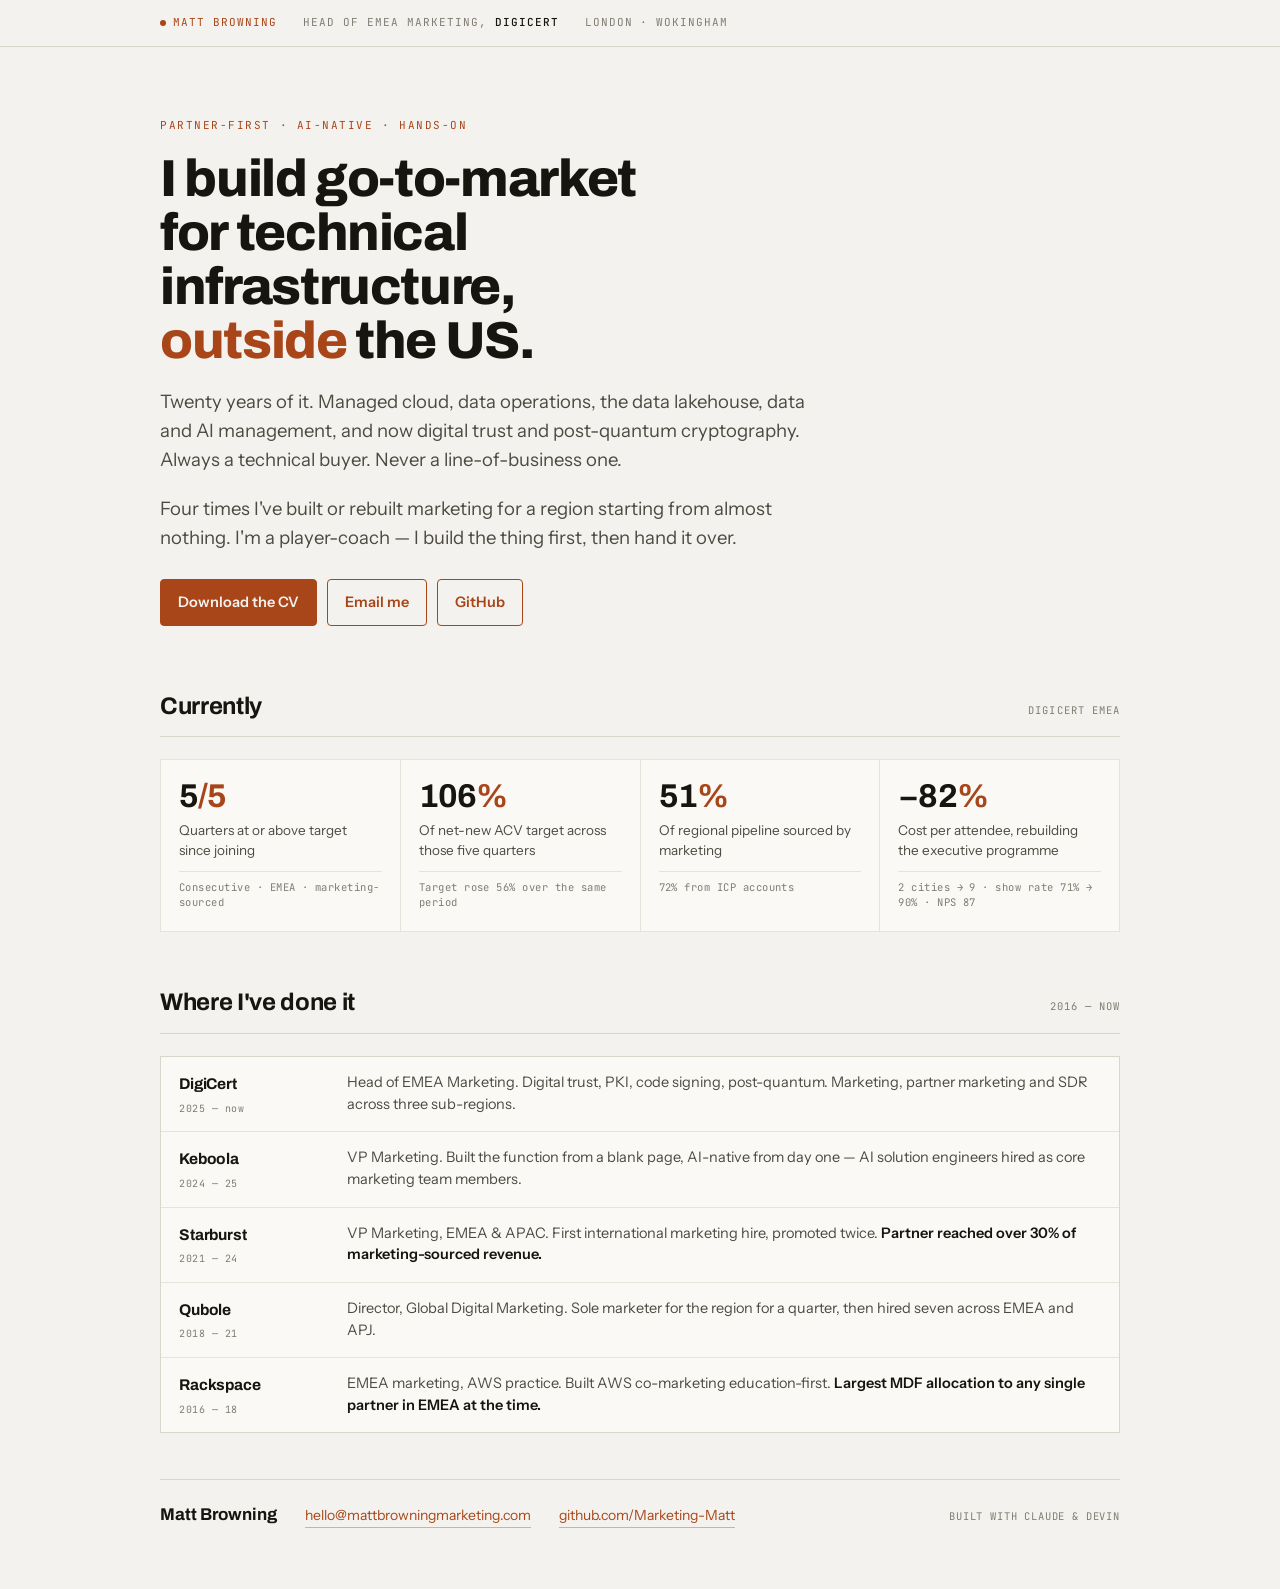
<file: index.html>
<!doctype html>
<html lang="en">
<head>
<meta charset="utf-8">
<meta name="viewport" content="width=device-width,initial-scale=1">
<title>Matt Browning</title>
<meta name="description" content="Head of EMEA Marketing at DigiCert. Partner-first, AI-native, hands-on. Twenty years taking technical infrastructure to European enterprises.">
<meta property="og:title" content="Matt Browning">
<meta property="og:description" content="Partner-first, AI-native marketing leader. Twenty years of EMEA go-to-market for technical infrastructure.">
<meta property="og:type" content="profile">
<link rel="preconnect" href="https://fonts.googleapis.com">
<link rel="preconnect" href="https://fonts.gstatic.com" crossorigin>
<link rel="stylesheet" href="https://fonts.googleapis.com/css2?family=Archivo:wght@500;600;700;800&family=Instrument+Sans:wght@400;500;600&family=JetBrains+Mono:wght@400;500;700&display=swap">
<link rel="stylesheet" href="/assets/site.css">
</head>
<body>

<div class="bar">
  <div class="wrap" style="padding-block:0">
    <div class="bar-inner">
      <span class="live"><i class="dot"></i>Matt Browning</span>
      <span>Head of EMEA Marketing, <b>DigiCert</b></span>
      <span>London · Wokingham</span>
    </div>
  </div>
</div>

<div class="wrap">

  <header class="hero home-hero">
    <div class="eyebrow">Partner-first · AI-native · Hands-on</div>
    <h1>I build go-to-market for technical infrastructure, <em>outside</em> the US.</h1>
    <p class="deck">
      Twenty years of it. Managed cloud, data operations, the data lakehouse, data and AI management, and now digital trust and post-quantum cryptography. Always a technical buyer. Never a line-of-business one.
    </p>
    <p class="deck">
      Four times I've built or rebuilt marketing for a region starting from almost nothing. I'm a player-coach — I build the thing first, then hand it over.
    </p>
    <div class="links">
      <a class="btn primary" href="/cv.pdf">Download the CV</a>
      <a class="btn ghost" href="mailto:hello@mattbrowningmarketing.com">Email me</a>
      <a class="btn ghost" href="https://github.com/Marketing-Matt">GitHub</a>
    </div>
  </header>

  <section>
    <div class="sec-head">
      <h2>Currently</h2>
      <span class="tag">DigiCert EMEA</span>
    </div>
    <div class="metrics">
      <div class="metric">
        <div class="v">5<span>/5</span></div>
        <div class="l">Quarters at or above target since joining</div>
        <div class="s">Consecutive · EMEA · marketing-sourced</div>
      </div>
      <div class="metric">
        <div class="v">106<span>%</span></div>
        <div class="l">Of net-new ACV target across those five quarters</div>
        <div class="s">Target rose 56% over the same period</div>
      </div>
      <div class="metric">
        <div class="v">51<span>%</span></div>
        <div class="l">Of regional pipeline sourced by marketing</div>
        <div class="s">72% from ICP accounts</div>
      </div>
      <div class="metric">
        <div class="v">−82<span>%</span></div>
        <div class="l">Cost per attendee, rebuilding the executive programme</div>
        <div class="s">2 cities → 9 · show rate 71% → 90% · NPS 87</div>
      </div>
    </div>
  </section>

  <section>
    <div class="sec-head">
      <h2>Where I've done it</h2>
      <span class="tag">2016 — now</span>
    </div>
    <div class="range">
      <div class="rr">
        <div class="co">DigiCert<i>2025 — now</i></div>
        <div class="d">Head of EMEA Marketing. Digital trust, PKI, code signing, post-quantum. Marketing, partner marketing and SDR across three sub-regions.</div>
      </div>
      <div class="rr">
        <div class="co">Keboola<i>2024 — 25</i></div>
        <div class="d">VP Marketing. Built the function from a blank page, AI-native from day one — AI solution engineers hired as core marketing team members.</div>
      </div>
      <div class="rr">
        <div class="co">Starburst<i>2021 — 24</i></div>
        <div class="d">VP Marketing, EMEA &amp; APAC. First international marketing hire, promoted twice. <b>Partner reached over 30% of marketing-sourced revenue.</b></div>
      </div>
      <div class="rr">
        <div class="co">Qubole<i>2018 — 21</i></div>
        <div class="d">Director, Global Digital Marketing. Sole marketer for the region for a quarter, then hired seven across EMEA and APJ.</div>
      </div>
      <div class="rr">
        <div class="co">Rackspace<i>2016 — 18</i></div>
        <div class="d">EMEA marketing, AWS practice. Built AWS co-marketing education-first. <b>Largest MDF allocation to any single partner in EMEA at the time.</b></div>
      </div>
    </div>
  </section>

  <footer class="foot">
    <span class="name">Matt Browning</span>
    <a href="mailto:hello@mattbrowningmarketing.com">hello@mattbrowningmarketing.com</a>
    <a href="https://github.com/Marketing-Matt">github.com/Marketing-Matt</a>
    <span class="mono">Built with Claude &amp; Devin</span>
  </footer>

</div>
</body>
</html>
</file>
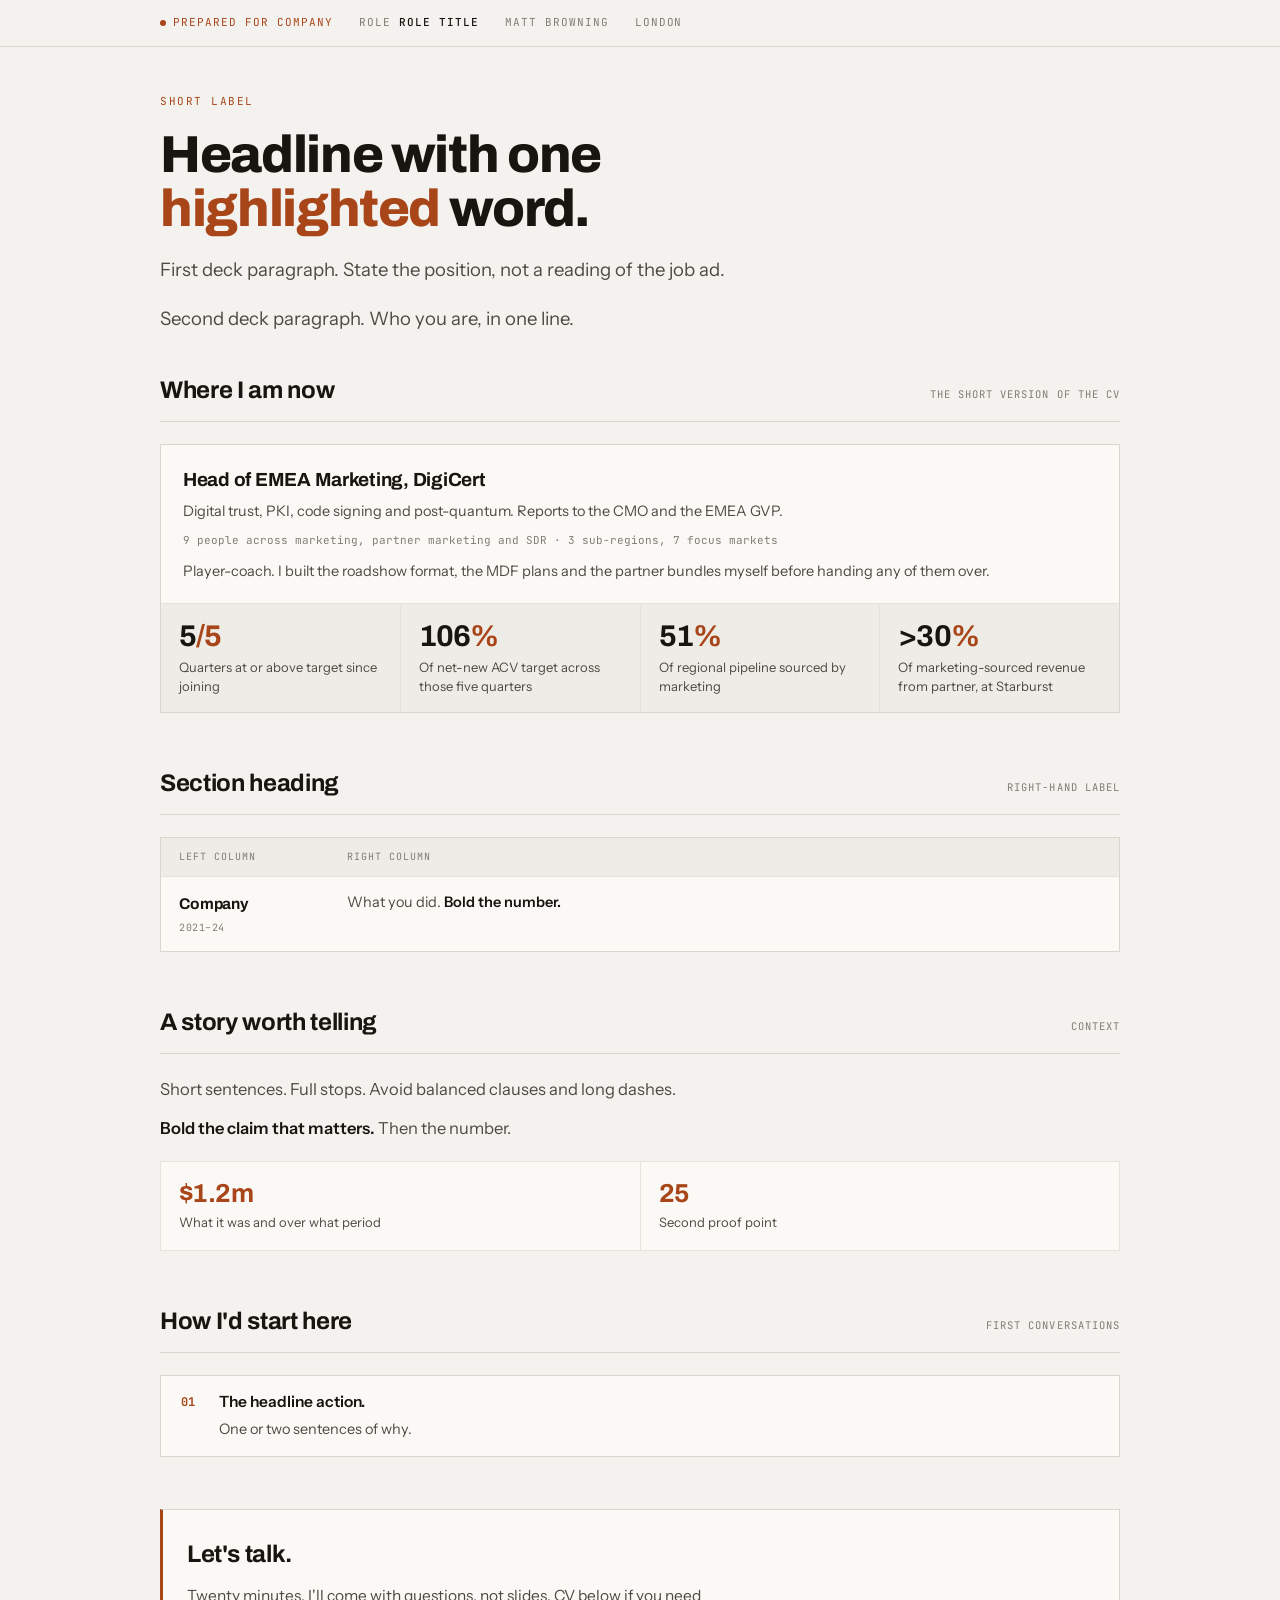
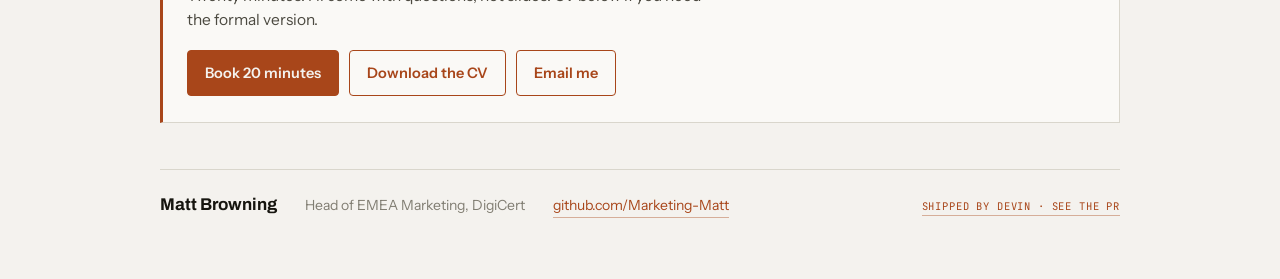
<file: _template.html>
<!doctype html>
<html lang="en">
<head>
<meta charset="utf-8">
<meta name="viewport" content="width=device-width,initial-scale=1">

<!-- ⚠️ NEVER REMOVE THIS LINE ON A ROLE PAGE -->
<meta name="robots" content="noindex, nofollow">

<title>REPLACE — short page name</title>
<meta name="description" content="REPLACE — one sentence.">
<link rel="preconnect" href="https://fonts.googleapis.com">
<link rel="preconnect" href="https://fonts.gstatic.com" crossorigin>
<link rel="stylesheet" href="https://fonts.googleapis.com/css2?family=Archivo:wght@500;600;700;800&family=Instrument+Sans:wght@400;500;600&family=JetBrains+Mono:wght@400;500;700&display=swap">
<link rel="stylesheet" href="/assets/site.css">
</head>
<body>

<!-- ======================= INSTRUMENT BAR ======================= -->
<div class="bar">
  <div class="wrap" style="padding-block:0">
    <div class="bar-inner">
      <span class="live"><i class="dot"></i>Prepared for COMPANY</span>
      <span>Role <b>ROLE TITLE</b></span>
      <span>Matt Browning</span>
      <span>London</span>
    </div>
  </div>
</div>

<div class="wrap">

  <!-- ======================= HERO ======================= -->
  <header class="hero">
    <div class="eyebrow">SHORT LABEL</div>
    <h1>Headline with one <em>highlighted</em> word.</h1>
    <p class="deck">First deck paragraph. State the position, not a reading of the job ad.</p>
    <p class="deck">Second deck paragraph. Who you are, in one line.</p>
  </header>

  <!-- ======================= WHERE I AM NOW + TILES ======================= -->
  <!-- Keep this on every role page. It's what the recruiter screens on. -->
  <section style="margin-top:38px">
    <div class="sec-head">
      <h2>Where I am now</h2>
      <span class="tag">The short version of the CV</span>
    </div>
    <div class="now">
      <div class="now-top">
        <div class="r">Head of EMEA Marketing, DigiCert</div>
        <div class="c">Digital trust, PKI, code signing and post-quantum. Reports to the CMO and the EMEA GVP.</div>
        <div class="s">9 people across marketing, partner marketing and SDR · 3 sub-regions, 7 focus markets</div>
        <div class="c" style="margin-top:11px">Player-coach. I built the roadshow format, the MDF plans and the partner bundles myself before handing any of them over.</div>
      </div>
      <div class="tiles">
        <div class="tile"><div class="v">5<span>/5</span></div><div class="l">Quarters at or above target since joining</div></div>
        <div class="tile"><div class="v">106<span>%</span></div><div class="l">Of net-new ACV target across those five quarters</div></div>
        <div class="tile"><div class="v">51<span>%</span></div><div class="l">Of regional pipeline sourced by marketing</div></div>
        <div class="tile"><div class="v">&gt;30<span>%</span></div><div class="l">Of marketing-sourced revenue from partner, at Starburst</div></div>
      </div>
    </div>
  </section>

  <!-- ======================= TABLE ======================= -->
  <section>
    <div class="sec-head"><h2>Section heading</h2><span class="tag">Right-hand label</span></div>
    <div class="range">
      <div class="rr h"><div>Left column</div><div>Right column</div></div>
      <div class="rr">
        <div class="co">Company<i>2021–24</i></div>
        <div class="d">What you did. <b>Bold the number.</b></div>
      </div>
    </div>
  </section>

  <!-- ======================= PROSE + STAT STRIP ======================= -->
  <section>
    <div class="sec-head"><h2>A story worth telling</h2><span class="tag">Context</span></div>
    <div class="prose">
      <p>Short sentences. Full stops. Avoid balanced clauses and long dashes.</p>
      <p><strong>Bold the claim that matters.</strong> Then the number.</p>
    </div>
    <div class="strip">
      <div class="st"><div class="v">$1.2m</div><div class="l">What it was and over what period</div></div>
      <div class="st"><div class="v">25</div><div class="l">Second proof point</div></div>
    </div>
  </section>

  <!-- ======================= NUMBERED LIST ======================= -->
  <section>
    <div class="sec-head"><h2>How I'd start here</h2><span class="tag">First conversations</span></div>
    <div class="apply">
      <div class="ar">
        <div class="n">01</div>
        <div class="t">The headline action.
          <span>One or two sentences of why.</span>
        </div>
      </div>
    </div>
  </section>

  <!-- ======================= CTA ======================= -->
  <div class="cta">
    <h2>Let's talk.</h2>
    <p>Twenty minutes. I'll come with questions, not slides. CV below if you need the formal version.</p>
    <div class="btns">
      <a class="btn primary" href="BOOKING_LINK">Book 20 minutes</a>
      <a class="btn ghost" href="/cv.pdf">Download the CV</a>
      <a class="btn ghost" href="mailto:hello@mattbrowningmarketing.com?subject=COMPANY">Email me</a>
    </div>
  </div>

  <!-- ======================= FOOTER ======================= -->
  <footer class="foot">
    <span class="name">Matt Browning</span>
    <span>Head of EMEA Marketing, DigiCert</span>
    <a href="https://github.com/Marketing-Matt">github.com/Marketing-Matt</a>
    <a class="mono" href="PR_LINK">Shipped by Devin · see the PR</a>
  </footer>

</div>
</body>
</html>
</file>
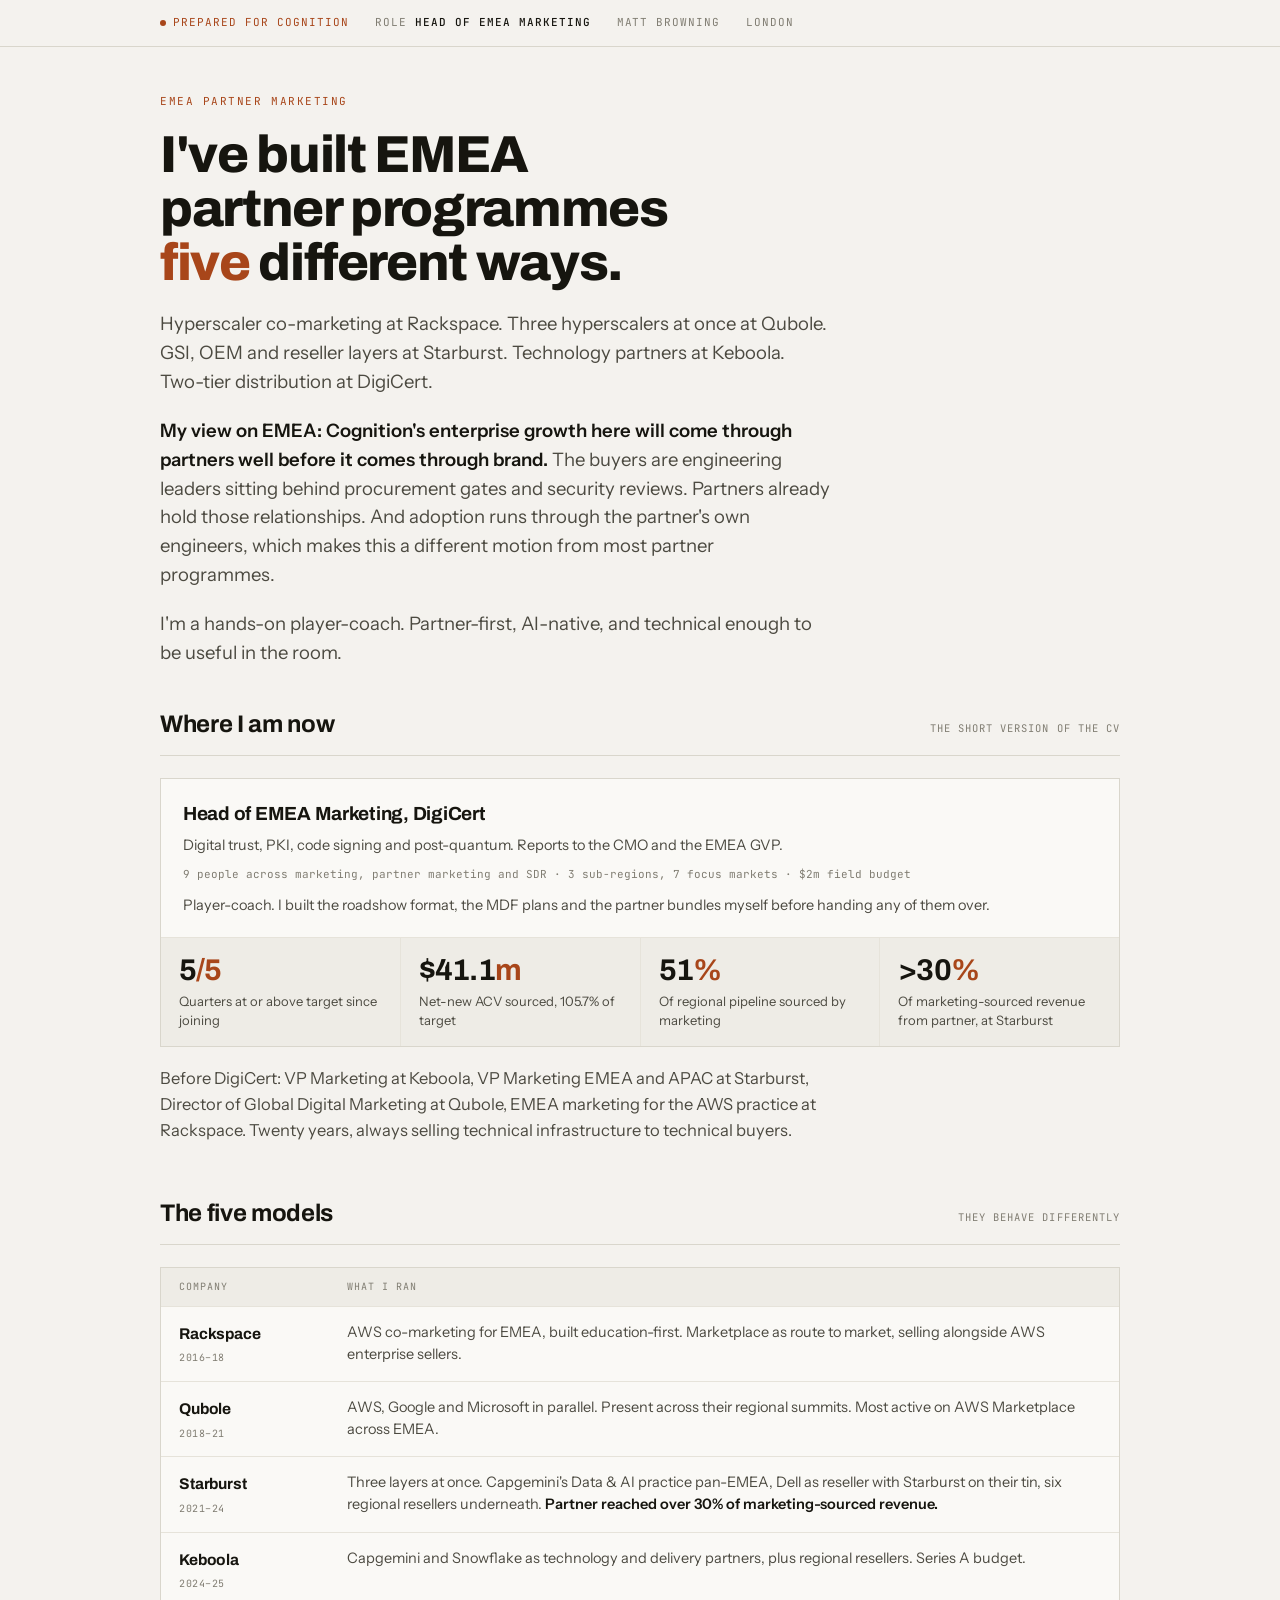
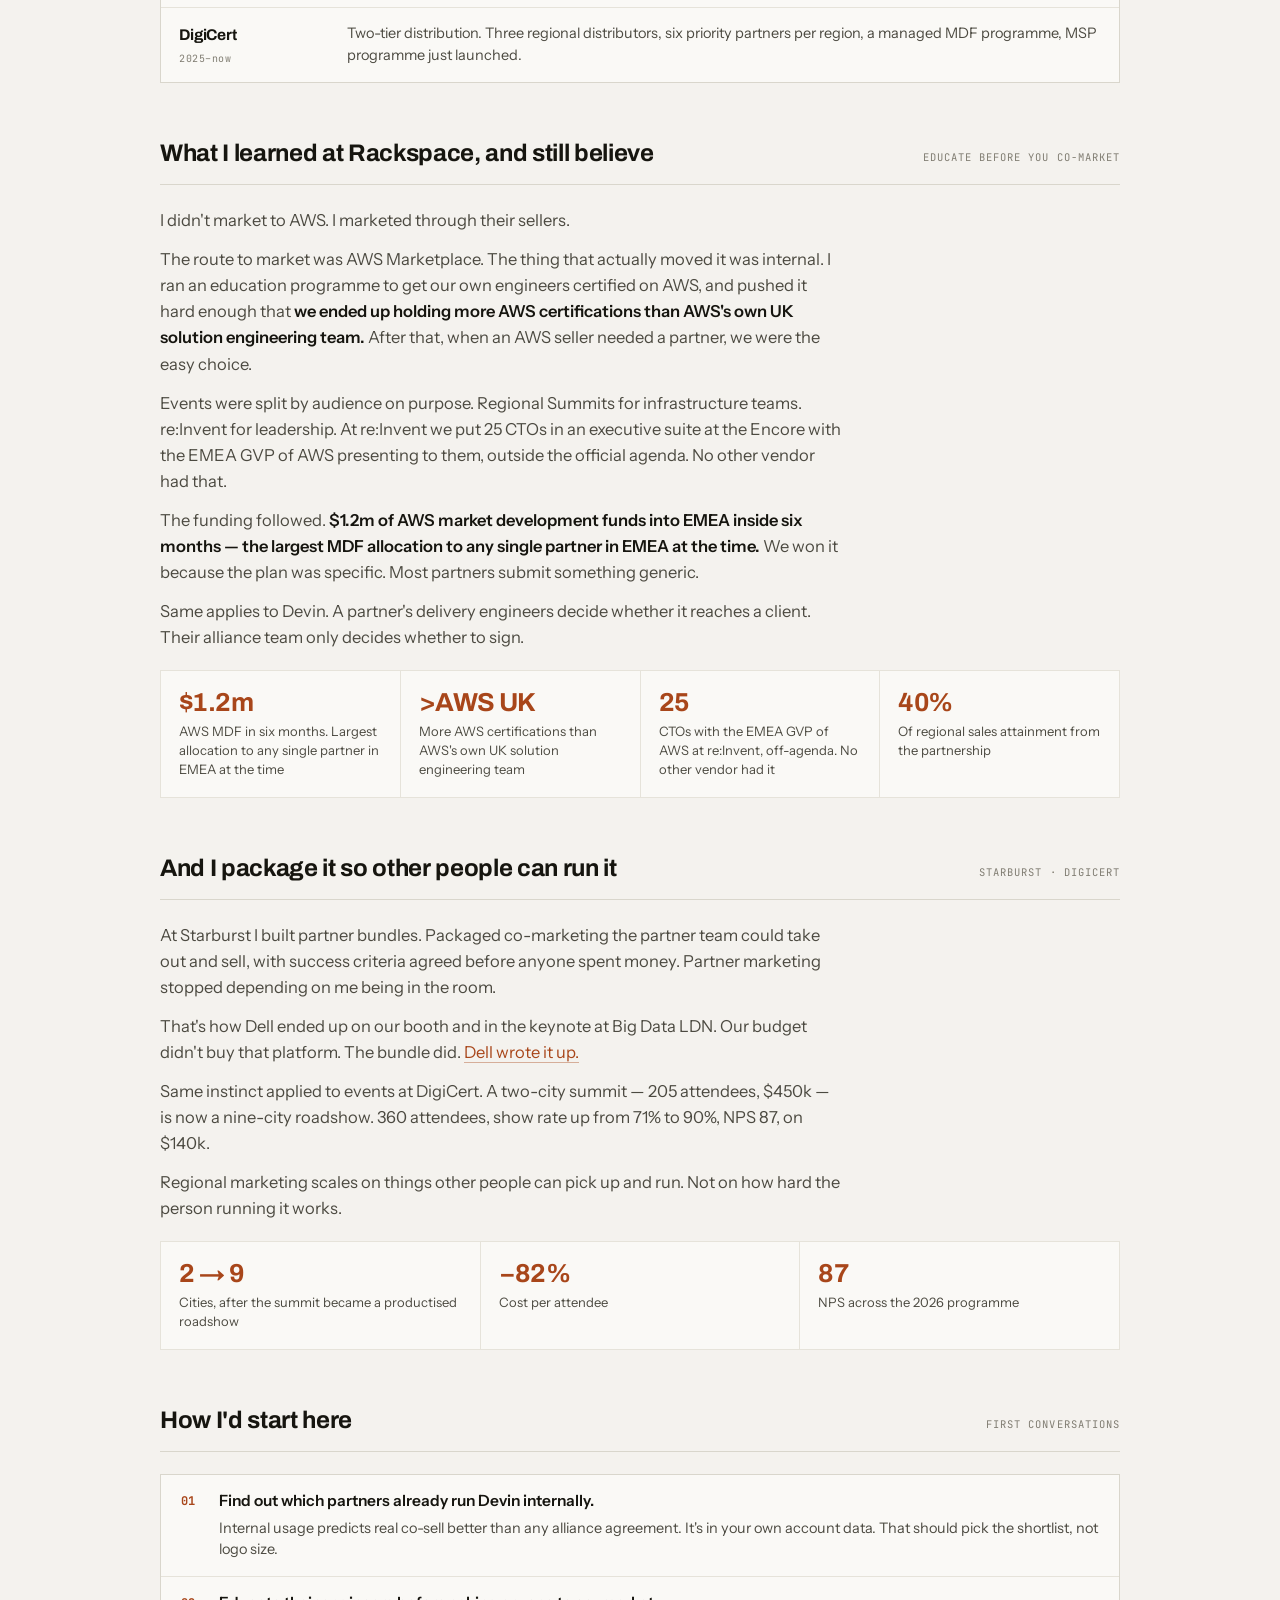
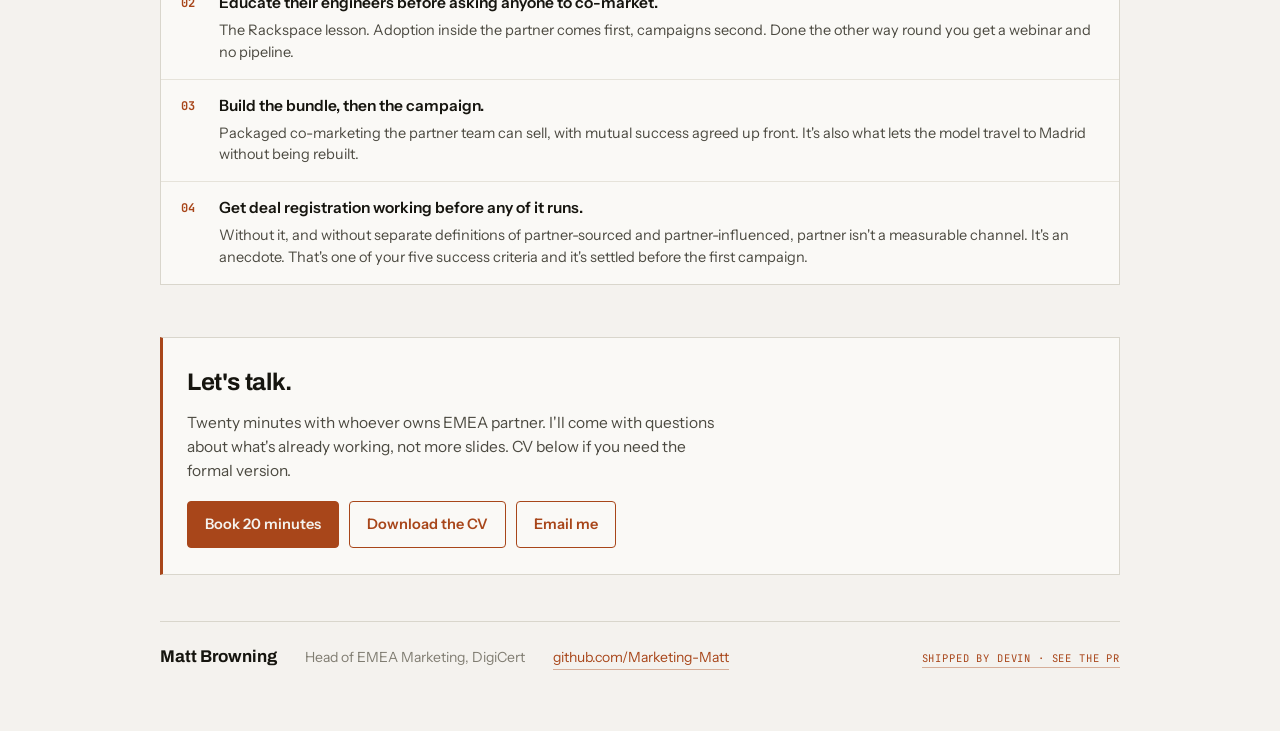
<file: cognition.html>
<!doctype html>
<!-- ============================================================
     ROLE PAGE: Cognition — Head of EMEA Marketing
     Unlisted. noindex. Do not link from the home page.
     ============================================================ -->

<html lang="en">
<head>
<meta charset="utf-8">
<meta name="viewport" content="width=device-width,initial-scale=1">
<meta name="robots" content="noindex, nofollow">
<title>Matt Browning — EMEA Partner Marketing</title>
<meta name="description" content="Five EMEA partner models built across five companies, and how I would approach partner marketing at Cognition.">
<link rel="preconnect" href="https://fonts.googleapis.com">
<link rel="preconnect" href="https://fonts.gstatic.com" crossorigin>
<link rel="stylesheet" href="https://fonts.googleapis.com/css2?family=Archivo:wght@500;600;700;800&family=Instrument+Sans:wght@400;500;600&family=JetBrains+Mono:wght@400;500;700&display=swap">
<link rel="stylesheet" href="/assets/site.css">
</head>
<body>
<div class="bar">
  <div class="wrap" style="padding-block:0">
    <div class="bar-inner">
      <span class="live"><i class="dot"></i>Prepared for Cognition</span>
      <span>Role <b>Head of EMEA Marketing</b></span>
      <span>Matt Browning</span>
      <span>London</span>
    </div>
  </div>
</div>

<div class="wrap">

  <header class="hero">
    <div class="eyebrow">EMEA partner marketing</div>
    <h1>I've built EMEA partner programmes <em>five</em> different ways.</h1>
    <p class="deck">
      Hyperscaler co-marketing at Rackspace. Three hyperscalers at once at Qubole. GSI, OEM and reseller layers at Starburst. Technology partners at Keboola. Two-tier distribution at DigiCert.
    </p>
    <p class="deck">
      <strong>My view on EMEA: Cognition's enterprise growth here will come through partners well before it comes through brand.</strong> The buyers are engineering leaders sitting behind procurement gates and security reviews. Partners already hold those relationships. And adoption runs through the partner's own engineers, which makes this a different motion from most partner programmes.
    </p>
    <p class="deck">
      I'm a hands-on player-coach. Partner-first, AI-native, and technical enough to be useful in the room.
    </p>
  </header>

  <section style="margin-top:38px">
    <div class="sec-head">
      <h2>Where I am now</h2>
      <span class="tag">The short version of the CV</span>
    </div>
    <div class="now">
      <div class="now-top">
        <div class="r">Head of EMEA Marketing, DigiCert</div>
        <div class="c">Digital trust, PKI, code signing and post-quantum. Reports to the CMO and the EMEA GVP.</div>
        <div class="s">9 people across marketing, partner marketing and SDR · 3 sub-regions, 7 focus markets · $2m field budget</div>
        <div class="c" style="margin-top:11px">Player-coach. I built the roadshow format, the MDF plans and the partner bundles myself before handing any of them over.</div>
      </div>
      <div class="tiles">
        <div class="tile"><div class="v">5<span>/5</span></div><div class="l">Quarters at or above target since joining</div></div>
        <div class="tile"><div class="v">$41.1<span>m</span></div><div class="l">Net-new ACV sourced, 105.7% of target</div></div>
        <div class="tile"><div class="v">51<span>%</span></div><div class="l">Of regional pipeline sourced by marketing</div></div>
        <div class="tile"><div class="v">&gt;30<span>%</span></div><div class="l">Of marketing-sourced revenue from partner, at Starburst</div></div>
      </div>
    </div>
    <div class="prose" style="margin-top:18px">
      <p>Before DigiCert: VP Marketing at Keboola, VP Marketing EMEA and APAC at Starburst, Director of Global Digital Marketing at Qubole, EMEA marketing for the AWS practice at Rackspace. Twenty years, always selling technical infrastructure to technical buyers.</p>
    </div>
  </section>

  <section>
    <div class="sec-head">
      <h2>The five models</h2>
      <span class="tag">They behave differently</span>
    </div>
    <div class="range">
      <div class="rr h"><div>Company</div><div>What I ran</div></div>
      <div class="rr">
        <div class="co">Rackspace<i>2016–18</i></div>
        <div class="d">AWS co-marketing for EMEA, built education-first. Marketplace as route to market, selling alongside AWS enterprise sellers.</div>
      </div>
      <div class="rr">
        <div class="co">Qubole<i>2018–21</i></div>
        <div class="d">AWS, Google and Microsoft in parallel. Present across their regional summits. Most active on AWS Marketplace across EMEA.</div>
      </div>
      <div class="rr">
        <div class="co">Starburst<i>2021–24</i></div>
        <div class="d">Three layers at once. Capgemini's Data &amp; AI practice pan-EMEA, Dell as reseller with Starburst on their tin, six regional resellers underneath. <b>Partner reached over 30% of marketing-sourced revenue.</b></div>
      </div>
      <div class="rr">
        <div class="co">Keboola<i>2024–25</i></div>
        <div class="d">Capgemini and Snowflake as technology and delivery partners, plus regional resellers. Series A budget.</div>
      </div>
      <div class="rr">
        <div class="co">DigiCert<i>2025–now</i></div>
        <div class="d">Two-tier distribution. Three regional distributors, six priority partners per region, a managed MDF programme, MSP programme just launched.</div>
      </div>
    </div>
  </section>

  <section>
    <div class="sec-head">
      <h2>What I learned at Rackspace, and still believe</h2>
      <span class="tag">Educate before you co-market</span>
    </div>
    <div class="prose">
      <p>I didn't market to AWS. I marketed through their sellers.</p>
      <p>The route to market was AWS Marketplace. The thing that actually moved it was internal. I ran an education programme to get our own engineers certified on AWS, and pushed it hard enough that <strong>we ended up holding more AWS certifications than AWS's own UK solution engineering team.</strong> After that, when an AWS seller needed a partner, we were the easy choice.</p>
      <p>Events were split by audience on purpose. Regional Summits for infrastructure teams. re:Invent for leadership. At re:Invent we put 25 CTOs in an executive suite at the Encore with the EMEA GVP of AWS presenting to them, outside the official agenda. No other vendor had that.</p>
      <p>The funding followed. <strong>$1.2m of AWS market development funds into EMEA inside six months — the largest MDF allocation to any single partner in EMEA at the time.</strong> We won it because the plan was specific. Most partners submit something generic.</p>
      <p>Same applies to Devin. A partner's delivery engineers decide whether it reaches a client. Their alliance team only decides whether to sign.</p>
    </div>
    <div class="strip">
      <div class="st"><div class="v">$1.2m</div><div class="l">AWS MDF in six months. Largest allocation to any single partner in EMEA at the time</div></div>
      <div class="st"><div class="v">&gt;AWS UK</div><div class="l">More AWS certifications than AWS's own UK solution engineering team</div></div>
      <div class="st"><div class="v">25</div><div class="l">CTOs with the EMEA GVP of AWS at re:Invent, off-agenda. No other vendor had it</div></div>
      <div class="st"><div class="v">40%</div><div class="l">Of regional sales attainment from the partnership</div></div>
    </div>
  </section>

  <section>
    <div class="sec-head">
      <h2>And I package it so other people can run it</h2>
      <span class="tag">Starburst · DigiCert</span>
    </div>
    <div class="prose">
      <p>At Starburst I built partner bundles. Packaged co-marketing the partner team could take out and sell, with success criteria agreed before anyone spent money. Partner marketing stopped depending on me being in the room.</p>
      <p>That's how Dell ended up on our booth and in the keynote at Big Data LDN. Our budget didn't buy that platform. The bundle did. <a href="https://www.dell.com/en-gb/blog/big-data-ldn-data-is-the-fuel-for-ai-innovation/">Dell wrote it up.</a></p>
      <p>Same instinct applied to events at DigiCert. A two-city summit — 205 attendees, $450k — is now a nine-city roadshow. 360 attendees, show rate up from 71% to 90%, NPS 87, on $140k.</p>
      <p>Regional marketing scales on things other people can pick up and run. Not on how hard the person running it works.</p>
    </div>
    <div class="strip">
      <div class="st"><div class="v">2 → 9</div><div class="l">Cities, after the summit became a productised roadshow</div></div>
      <div class="st"><div class="v">−82%</div><div class="l">Cost per attendee</div></div>
      <div class="st"><div class="v">87</div><div class="l">NPS across the 2026 programme</div></div>
    </div>
  </section>

  <section>
    <div class="sec-head">
      <h2>How I'd start here</h2>
      <span class="tag">First conversations</span>
    </div>
    <div class="apply">
      <div class="ar">
        <div class="n">01</div>
        <div class="t">Find out which partners already run Devin internally.
          <span>Internal usage predicts real co-sell better than any alliance agreement. It's in your own account data. That should pick the shortlist, not logo size.</span>
        </div>
      </div>
      <div class="ar">
        <div class="n">02</div>
        <div class="t">Educate their engineers before asking anyone to co-market.
          <span>The Rackspace lesson. Adoption inside the partner comes first, campaigns second. Done the other way round you get a webinar and no pipeline.</span>
        </div>
      </div>
      <div class="ar">
        <div class="n">03</div>
        <div class="t">Build the bundle, then the campaign.
          <span>Packaged co-marketing the partner team can sell, with mutual success agreed up front. It's also what lets the model travel to Madrid without being rebuilt.</span>
        </div>
      </div>
      <div class="ar">
        <div class="n">04</div>
        <div class="t">Get deal registration working before any of it runs.
          <span>Without it, and without separate definitions of partner-sourced and partner-influenced, partner isn't a measurable channel. It's an anecdote. That's one of your five success criteria and it's settled before the first campaign.</span>
        </div>
      </div>
    </div>
  </section>

  <div class="cta">
    <h2>Let's talk.</h2>
    <p>Twenty minutes with whoever owns EMEA partner. I'll come with questions about what's already working, not more slides. CV below if you need the formal version.</p>
    <div class="btns">
      <a class="btn primary" href="BOOKING_LINK_HERE">Book 20 minutes</a>
      <a class="btn ghost" href="CV_LINK_HERE">Download the CV</a>
      <a class="btn ghost" href="mailto:hello@mattbrowningmarketing.com?subject=Cognition%20%E2%80%94%20EMEA%20Marketing">Email me</a>
    </div>
  </div>

  <footer class="foot">
    <span class="name">Matt Browning</span>
    <span>Head of EMEA Marketing, DigiCert</span>
    <a href="https://github.com/Marketing-Matt">github.com/Marketing-Matt</a>
    <a class="mono" href="PR_LINK_HERE">Shipped by Devin · see the PR</a>
  </footer>

</div>
</body>
</html>
</file>
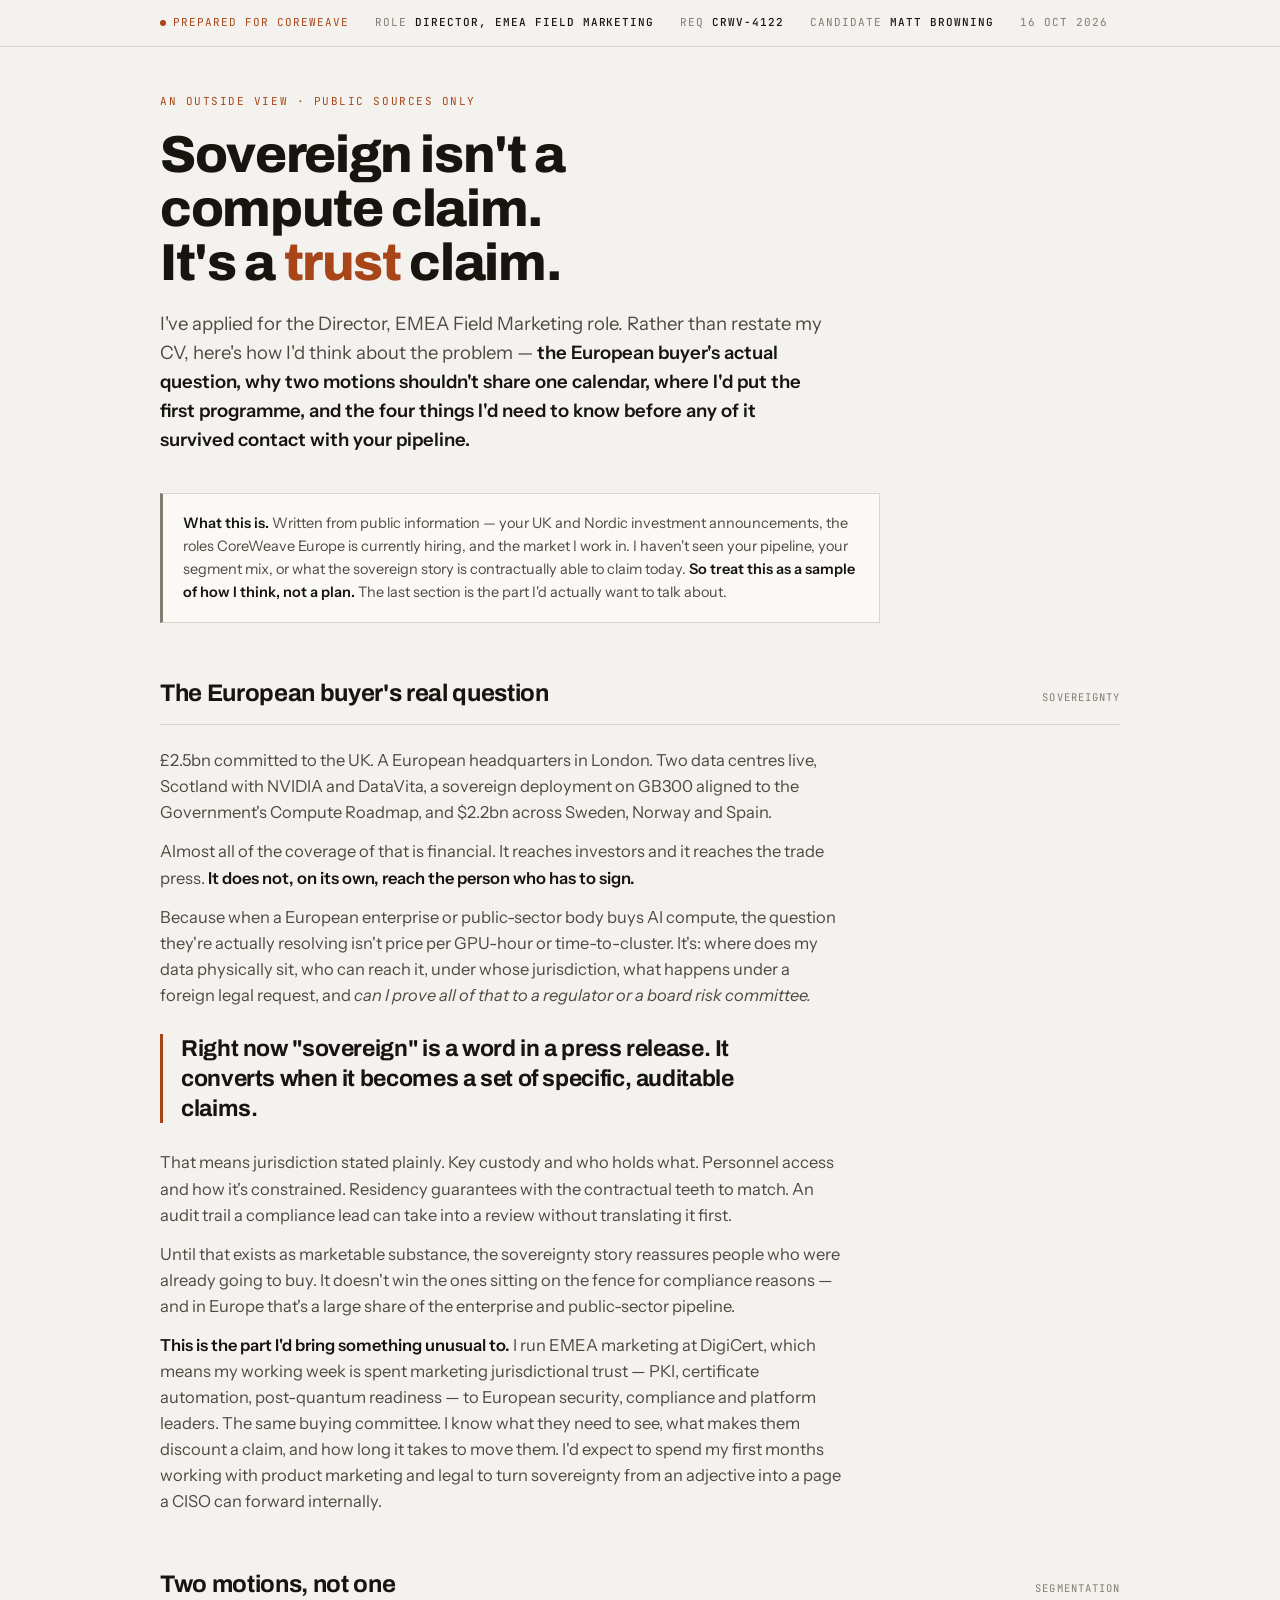
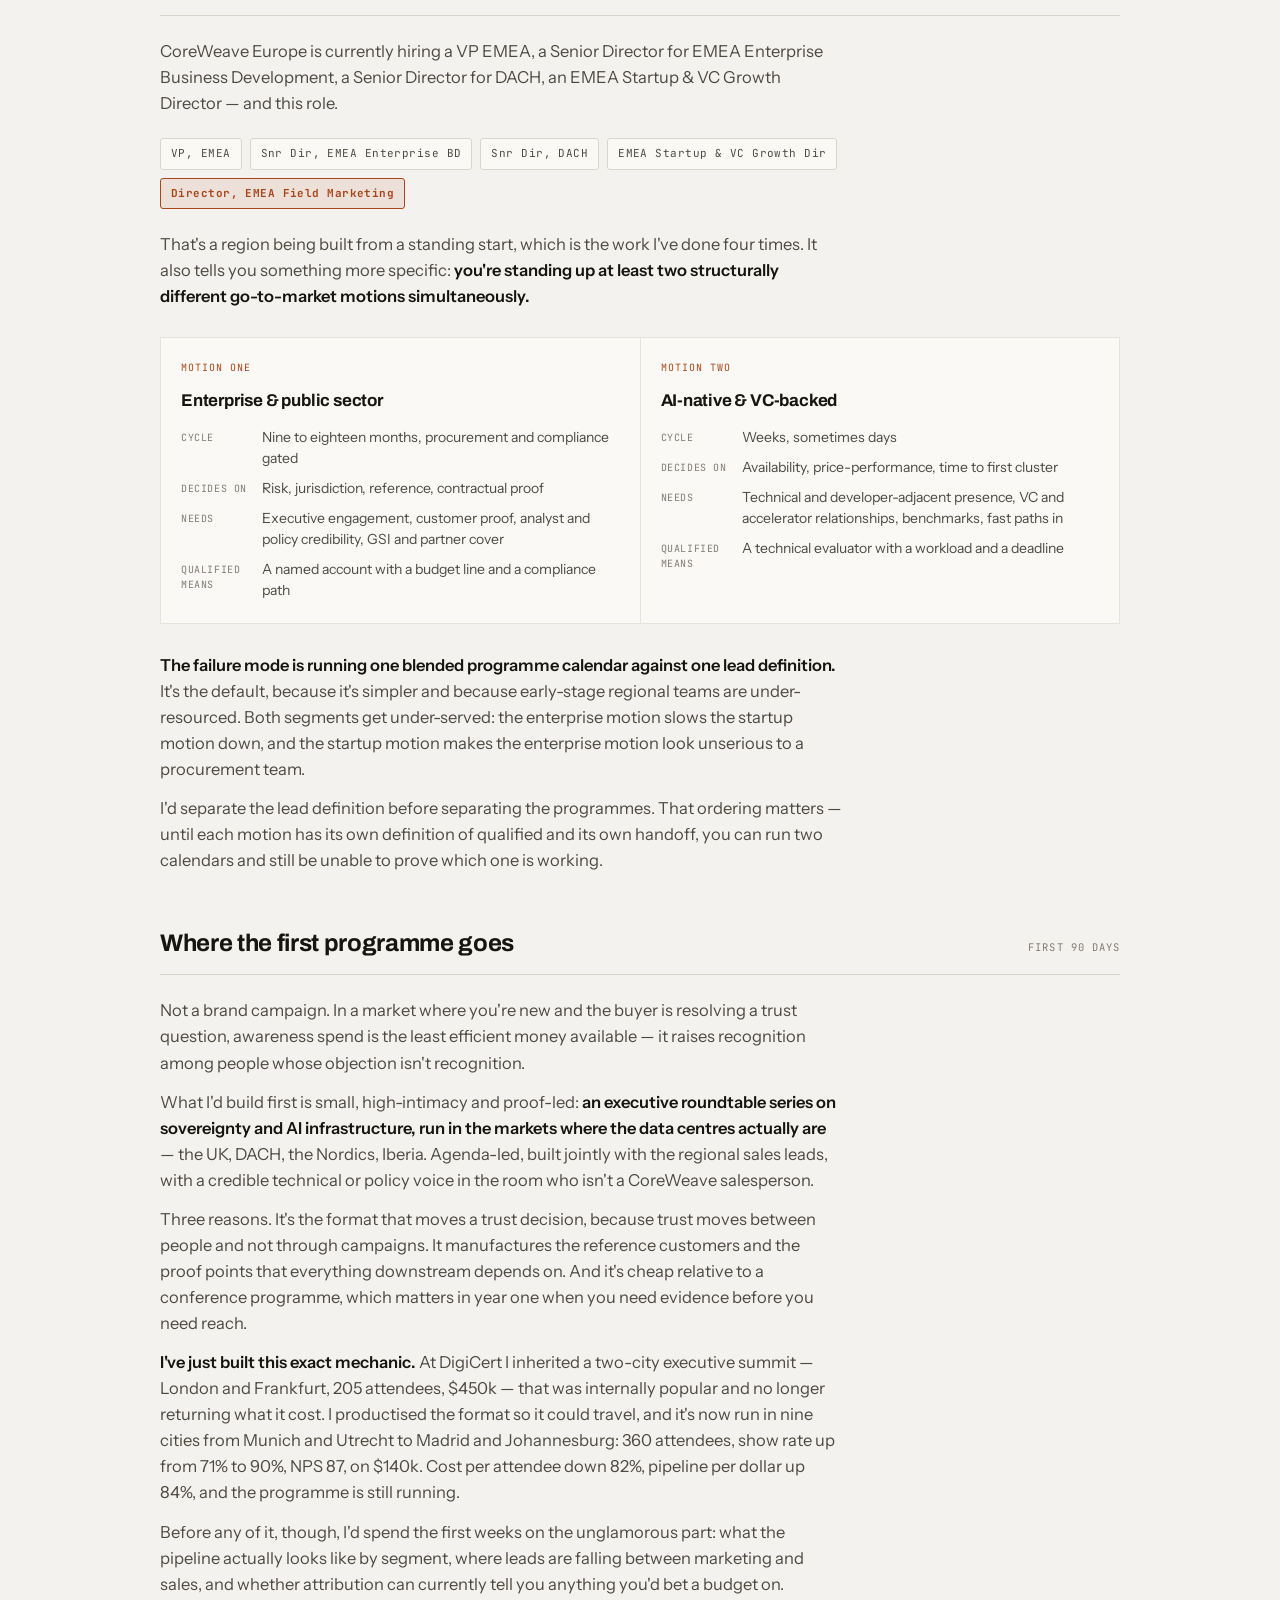
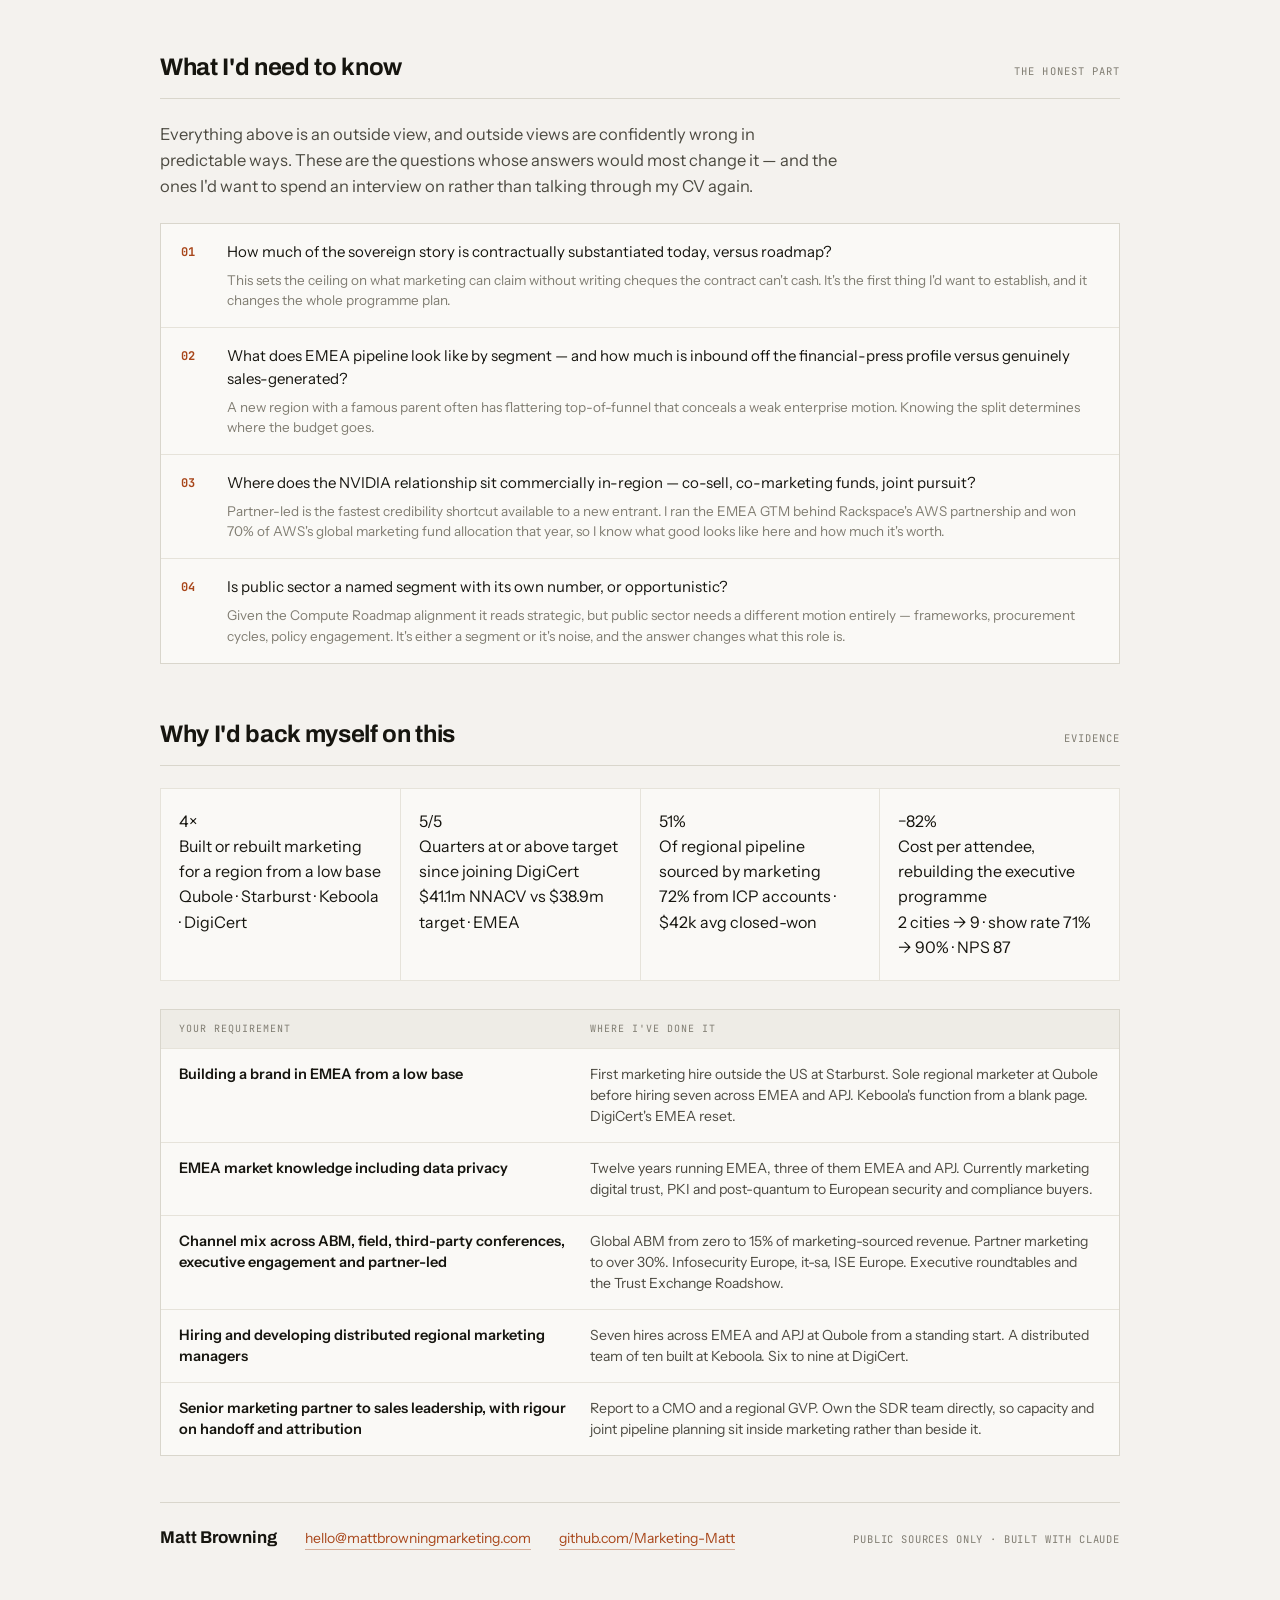
<file: coreweave.html>
<!doctype html>
<!-- ============================================================
     ROLE PAGE: CoreWeave — Director, EMEA Field Marketing
     Unlisted. noindex. Do not link from the home page.
     ============================================================ -->

<html lang="en">
<head>
<meta charset="utf-8">
<meta name="viewport" content="width=device-width,initial-scale=1">
<meta name="robots" content="noindex, nofollow">
<title>Matt Browning — An Outside View on EMEA</title>
<meta name="description" content="An outside view on CoreWeave EMEA field marketing: sovereignty as a trust claim, and two motions rather than one.">
<link rel="preconnect" href="https://fonts.googleapis.com">
<link rel="preconnect" href="https://fonts.gstatic.com" crossorigin>
<link rel="stylesheet" href="https://fonts.googleapis.com/css2?family=Archivo:wght@500;600;700;800&family=Instrument+Sans:wght@400;500;600&family=JetBrains+Mono:wght@400;500;700&display=swap">
<link rel="stylesheet" href="/assets/site.css">
</head>
<body>
<div class="bar">
  <div class="wrap" style="padding-block:0">
    <div class="bar-inner">
      <span class="live"><i class="dot"></i>Prepared for CoreWeave</span>
      <span>Role <b>Director, EMEA Field Marketing</b></span>
      <span>Req <b>CRWV-4122</b></span>
      <span>Candidate <b>Matt Browning</b></span>
      <span>16 Oct 2026</span>
    </div>
  </div>
</div>

<div class="wrap">

  <header class="hero">
    <div class="eyebrow">An outside view · Public sources only</div>
    <h1>Sovereign isn't a compute claim. It's a <em>trust</em> claim.</h1>
    <p class="deck">
      I've applied for the Director, EMEA Field Marketing role. Rather than restate my CV, here's how I'd think about the problem — <strong>the European buyer's actual question, why two motions shouldn't share one calendar, where I'd put the first programme, and the four things I'd need to know before any of it survived contact with your pipeline.</strong>
    </p>
  </header>

  <div class="caveat">
    <b>What this is.</b> Written from public information — your UK and Nordic investment announcements, the roles CoreWeave Europe is currently hiring, and the market I work in. I haven't seen your pipeline, your segment mix, or what the sovereign story is contractually able to claim today. <b>So treat this as a sample of how I think, not a plan.</b> The last section is the part I'd actually want to talk about.
  </div>

  <section>
    <div class="sec-head">
      <h2>The European buyer's real question</h2>
      <span class="tag">Sovereignty</span>
    </div>
    <div class="prose">
      <p>£2.5bn committed to the UK. A European headquarters in London. Two data centres live, Scotland with NVIDIA and DataVita, a sovereign deployment on GB300 aligned to the Government's Compute Roadmap, and $2.2bn across Sweden, Norway and Spain.</p>
      <p>Almost all of the coverage of that is financial. It reaches investors and it reaches the trade press. <strong>It does not, on its own, reach the person who has to sign.</strong></p>
      <p>Because when a European enterprise or public-sector body buys AI compute, the question they're actually resolving isn't price per GPU-hour or time-to-cluster. It's: where does my data physically sit, who can reach it, under whose jurisdiction, what happens under a foreign legal request, and <em>can I prove all of that to a regulator or a board risk committee.</em></p>
      <div class="pull">Right now "sovereign" is a word in a press release. It converts when it becomes a set of specific, auditable claims.</div>
      <p>That means jurisdiction stated plainly. Key custody and who holds what. Personnel access and how it's constrained. Residency guarantees with the contractual teeth to match. An audit trail a compliance lead can take into a review without translating it first.</p>
      <p>Until that exists as marketable substance, the sovereignty story reassures people who were already going to buy. It doesn't win the ones sitting on the fence for compliance reasons — and in Europe that's a large share of the enterprise and public-sector pipeline.</p>
      <p><strong>This is the part I'd bring something unusual to.</strong> I run EMEA marketing at DigiCert, which means my working week is spent marketing jurisdictional trust — PKI, certificate automation, post-quantum readiness — to European security, compliance and platform leaders. The same buying committee. I know what they need to see, what makes them discount a claim, and how long it takes to move them. I'd expect to spend my first months working with product marketing and legal to turn sovereignty from an adjective into a page a CISO can forward internally.</p>
    </div>
  </section>

  <section>
    <div class="sec-head">
      <h2>Two motions, not one</h2>
      <span class="tag">Segmentation</span>
    </div>
    <div class="prose">
      <p>CoreWeave Europe is currently hiring a VP EMEA, a Senior Director for EMEA Enterprise Business Development, a Senior Director for DACH, an EMEA Startup &amp; VC Growth Director — and this role.</p>
      <div class="hiring">
        <span class="chip">VP, EMEA</span>
        <span class="chip">Snr Dir, EMEA Enterprise BD</span>
        <span class="chip">Snr Dir, DACH</span>
        <span class="chip">EMEA Startup &amp; VC Growth Dir</span>
        <span class="chip me">Director, EMEA Field Marketing</span>
      </div>
      <p style="margin-top:22px">That's a region being built from a standing start, which is the work I've done four times. It also tells you something more specific: <strong>you're standing up at least two structurally different go-to-market motions simultaneously.</strong></p>
    </div>

    <div class="motions">
      <div class="motion">
        <div class="mt">Motion one</div>
        <div class="mh">Enterprise &amp; public sector</div>
        <ul class="mlist">
          <li><span>Cycle</span>Nine to eighteen months, procurement and compliance gated</li>
          <li><span>Decides on</span>Risk, jurisdiction, reference, contractual proof</li>
          <li><span>Needs</span>Executive engagement, customer proof, analyst and policy credibility, GSI and partner cover</li>
          <li><span>Qualified means</span>A named account with a budget line and a compliance path</li>
        </ul>
      </div>
      <div class="motion">
        <div class="mt">Motion two</div>
        <div class="mh">AI-native &amp; VC-backed</div>
        <ul class="mlist">
          <li><span>Cycle</span>Weeks, sometimes days</li>
          <li><span>Decides on</span>Availability, price-performance, time to first cluster</li>
          <li><span>Needs</span>Technical and developer-adjacent presence, VC and accelerator relationships, benchmarks, fast paths in</li>
          <li><span>Qualified means</span>A technical evaluator with a workload and a deadline</li>
        </ul>
      </div>
    </div>

    <div class="prose" style="margin-top:28px">
      <p><strong>The failure mode is running one blended programme calendar against one lead definition.</strong> It's the default, because it's simpler and because early-stage regional teams are under-resourced. Both segments get under-served: the enterprise motion slows the startup motion down, and the startup motion makes the enterprise motion look unserious to a procurement team.</p>
      <p>I'd separate the lead definition before separating the programmes. That ordering matters — until each motion has its own definition of qualified and its own handoff, you can run two calendars and still be unable to prove which one is working.</p>
    </div>
  </section>

  <section>
    <div class="sec-head">
      <h2>Where the first programme goes</h2>
      <span class="tag">First 90 days</span>
    </div>
    <div class="prose">
      <p>Not a brand campaign. In a market where you're new and the buyer is resolving a trust question, awareness spend is the least efficient money available — it raises recognition among people whose objection isn't recognition.</p>
      <p>What I'd build first is small, high-intimacy and proof-led: <strong>an executive roundtable series on sovereignty and AI infrastructure, run in the markets where the data centres actually are</strong> — the UK, DACH, the Nordics, Iberia. Agenda-led, built jointly with the regional sales leads, with a credible technical or policy voice in the room who isn't a CoreWeave salesperson.</p>
      <p>Three reasons. It's the format that moves a trust decision, because trust moves between people and not through campaigns. It manufactures the reference customers and the proof points that everything downstream depends on. And it's cheap relative to a conference programme, which matters in year one when you need evidence before you need reach.</p>
      <p><strong>I've just built this exact mechanic.</strong> At DigiCert I inherited a two-city executive summit — London and Frankfurt, 205 attendees, $450k — that was internally popular and no longer returning what it cost. I productised the format so it could travel, and it's now run in nine cities from Munich and Utrecht to Madrid and Johannesburg: 360 attendees, show rate up from 71% to 90%, NPS 87, on $140k. Cost per attendee down 82%, pipeline per dollar up 84%, and the programme is still running.</p>
      <p>Before any of it, though, I'd spend the first weeks on the unglamorous part: what the pipeline actually looks like by segment, where leads are falling between marketing and sales, and whether attribution can currently tell you anything you'd bet a budget on.</p>
    </div>
  </section>

  <section>
    <div class="sec-head">
      <h2>What I'd need to know</h2>
      <span class="tag">The honest part</span>
    </div>
    <div class="prose" style="margin-bottom:24px">
      <p>Everything above is an outside view, and outside views are confidently wrong in predictable ways. These are the questions whose answers would most change it — and the ones I'd want to spend an interview on rather than talking through my CV again.</p>
    </div>
    <div class="qs">
      <div class="q">
        <div class="n">01</div>
        <div class="qt">How much of the sovereign story is contractually substantiated today, versus roadmap?
          <span class="qw">This sets the ceiling on what marketing can claim without writing cheques the contract can't cash. It's the first thing I'd want to establish, and it changes the whole programme plan.</span>
        </div>
      </div>
      <div class="q">
        <div class="n">02</div>
        <div class="qt">What does EMEA pipeline look like by segment — and how much is inbound off the financial-press profile versus genuinely sales-generated?
          <span class="qw">A new region with a famous parent often has flattering top-of-funnel that conceals a weak enterprise motion. Knowing the split determines where the budget goes.</span>
        </div>
      </div>
      <div class="q">
        <div class="n">03</div>
        <div class="qt">Where does the NVIDIA relationship sit commercially in-region — co-sell, co-marketing funds, joint pursuit?
          <span class="qw">Partner-led is the fastest credibility shortcut available to a new entrant. I ran the EMEA GTM behind Rackspace's AWS partnership and won 70% of AWS's global marketing fund allocation that year, so I know what good looks like here and how much it's worth.</span>
        </div>
      </div>
      <div class="q">
        <div class="n">04</div>
        <div class="qt">Is public sector a named segment with its own number, or opportunistic?
          <span class="qw">Given the Compute Roadmap alignment it reads strategic, but public sector needs a different motion entirely — frameworks, procurement cycles, policy engagement. It's either a segment or it's noise, and the answer changes what this role is.</span>
        </div>
      </div>
    </div>
  </section>

  <section>
    <div class="sec-head">
      <h2>Why I'd back myself on this</h2>
      <span class="tag">Evidence</span>
    </div>
    <div class="metrics">
      <div class="metric">
        <div class="val">4<span>×</span></div>
        <div class="lab">Built or rebuilt marketing for a region from a low base</div>
        <div class="scope mono">Qubole · Starburst · Keboola · DigiCert</div>
      </div>
      <div class="metric">
        <div class="val">5<span>/5</span></div>
        <div class="lab">Quarters at or above target since joining DigiCert</div>
        <div class="scope mono">$41.1m NNACV vs $38.9m target · EMEA</div>
      </div>
      <div class="metric">
        <div class="val">51<span>%</span></div>
        <div class="lab">Of regional pipeline sourced by marketing</div>
        <div class="scope mono">72% from ICP accounts · $42k avg closed-won</div>
      </div>
      <div class="metric">
        <div class="val">−82<span>%</span></div>
        <div class="lab">Cost per attendee, rebuilding the executive programme</div>
        <div class="scope mono">2 cities → 9 · show rate 71% → 90% · NPS 87</div>
      </div>
    </div>

    <div class="reqs">
      <div class="req req-h"><div>Your requirement</div><div>Where I've done it</div></div>
      <div class="req">
        <div class="ask">Building a brand in EMEA from a low base</div>
        <div class="ev">First marketing hire outside the US at Starburst. Sole regional marketer at Qubole before hiring seven across EMEA and APJ. Keboola's function from a blank page. DigiCert's EMEA reset.</div>
      </div>
      <div class="req">
        <div class="ask">EMEA market knowledge including data privacy</div>
        <div class="ev">Twelve years running EMEA, three of them EMEA and APJ. Currently marketing digital trust, PKI and post-quantum to European security and compliance buyers.</div>
      </div>
      <div class="req">
        <div class="ask">Channel mix across ABM, field, third-party conferences, executive engagement and partner-led</div>
        <div class="ev">Global ABM from zero to 15% of marketing-sourced revenue. Partner marketing to over 30%. Infosecurity Europe, it-sa, ISE Europe. Executive roundtables and the Trust Exchange Roadshow.</div>
      </div>
      <div class="req">
        <div class="ask">Hiring and developing distributed regional marketing managers</div>
        <div class="ev">Seven hires across EMEA and APJ at Qubole from a standing start. A distributed team of ten built at Keboola. Six to nine at DigiCert.</div>
      </div>
      <div class="req">
        <div class="ask">Senior marketing partner to sales leadership, with rigour on handoff and attribution</div>
        <div class="ev">Report to a CMO and a regional GVP. Own the SDR team directly, so capacity and joint pipeline planning sit inside marketing rather than beside it.</div>
      </div>
    </div>
  </section>

  <footer class="foot">
    <span class="name">Matt Browning</span>
    <a href="mailto:hello@mattbrowningmarketing.com">hello@mattbrowningmarketing.com</a>
    <a href="https://github.com/Marketing-Matt">github.com/Marketing-Matt</a>
    <span class="mono">Public sources only · Built with Claude</span>
  </footer>

</div>
</body>
</html>
</file>
<file: assets/site.css>
/* ==========================================================================
   mattbrowning.marketing â€” design system
   One stylesheet. Every page links it. Change it here, it changes everywhere.
   ========================================================================== */

/* --- Tokens -------------------------------------------------------------- */
:root{
  color-scheme: light;
  --ground:#f4f2ee; --panel:#faf9f6; --panel-2:#eeece6;
  --ink:#16150f; --ink-2:#4c4a41; --ink-3:#807d72;
  --rule:#d9d6cc; --rule-soft:#e6e3da;
  --signal:#a8461a; --signal-soft:rgba(168,70,26,.10);
  --good:#2f6b34; --fade:#b9b5a8;
}
@media (prefers-color-scheme: dark){
  :root:not([data-theme="light"]){
    color-scheme: dark;
    --ground:#101010; --panel:#191917; --panel-2:#212120;
    --ink:#f6f4ee; --ink-2:#b8b5aa; --ink-3:#87847a;
    --rule:#2f2f2c; --rule-soft:#252523;
    --signal:#e08640; --signal-soft:rgba(224,134,64,.13);
    --good:#6aab63; --fade:#57554f;
  }
}
:root[data-theme="dark"]{
  color-scheme: dark;
  --ground:#101010; --panel:#191917; --panel-2:#212120;
  --ink:#f6f4ee; --ink-2:#b8b5aa; --ink-3:#87847a;
  --rule:#2f2f2c; --rule-soft:#252523;
  --signal:#e08640; --signal-soft:rgba(224,134,64,.13);
  --good:#6aab63; --fade:#57554f;
}

/* --- Base ---------------------------------------------------------------- */
*{box-sizing:border-box}
html{-webkit-text-size-adjust:100%}
body{
  margin:0;
  background:var(--ground);
  color:var(--ink);
  font-family:"Instrument Sans",system-ui,-apple-system,sans-serif;
  font-size:16px;line-height:1.58;
  -webkit-font-smoothing:antialiased;
}
img{max-width:100%;height:auto}
h1,h2,h3{font-family:"Archivo","Instrument Sans",system-ui,sans-serif;text-wrap:balance;margin:0}
a{color:var(--signal)}
.wrap{max-width:1000px;margin:0 auto;padding-inline:20px;padding-block:0 60px}

/* --- Instrument bar ------------------------------------------------------ */
.bar{border-bottom:1px solid var(--rule);padding-block:14px;margin-bottom:46px}
.bar-inner{
  display:flex;flex-wrap:wrap;gap:10px 26px;align-items:baseline;
  font-family:"JetBrains Mono",ui-monospace,monospace;
  font-size:11px;letter-spacing:.09em;text-transform:uppercase;color:var(--ink-3);
}
.bar-inner b{color:var(--ink);font-weight:500}
.live{display:inline-flex;align-items:center;gap:7px;color:var(--signal)}
.dot{width:6px;height:6px;border-radius:50%;background:var(--signal);flex:none}
@media (prefers-reduced-motion:no-preference){
  .dot{animation:pulse 2.4s ease-in-out infinite}
  @keyframes pulse{0%,100%{opacity:1}50%{opacity:.28}}
}

/* --- Hero ---------------------------------------------------------------- */
.hero{margin-bottom:38px}
.eyebrow{
  font-family:"JetBrains Mono",ui-monospace,monospace;font-size:11px;
  letter-spacing:.14em;text-transform:uppercase;color:var(--signal);margin-bottom:18px;
}
h1{font-size:clamp(31px,5.1vw,52px);font-weight:800;line-height:1.04;letter-spacing:-.026em;max-width:16ch}
h1 em{font-style:normal;color:var(--signal)}
.deck{margin-top:20px;max-width:56ch;font-size:clamp(16px,1.75vw,18.5px);color:var(--ink-2);line-height:1.56}
.deck strong{color:var(--ink);font-weight:600}

/* --- Sections ------------------------------------------------------------ */
section{margin-top:52px}
.sec-head{
  display:flex;flex-wrap:wrap;justify-content:space-between;align-items:baseline;
  gap:6px 24px;border-bottom:1px solid var(--rule);padding-bottom:11px;margin-bottom:22px;
}
.sec-head h2{flex:1 1 240px;min-width:0;font-size:clamp(19px,2.4vw,24px);font-weight:700;letter-spacing:-.014em}
.sec-head .tag{
  flex:0 0 auto;font-family:"JetBrains Mono",ui-monospace,monospace;font-size:10.5px;
  letter-spacing:.1em;text-transform:uppercase;color:var(--ink-3);white-space:nowrap;
}

/* --- Prose --------------------------------------------------------------- */
.prose{max-width:62ch}
.prose p{margin:0 0 13px;color:var(--ink-2);font-size:16.5px;line-height:1.58}
.prose p:last-child{margin-bottom:0}
.prose strong{color:var(--ink);font-weight:600}
.prose a{text-decoration:none;border-bottom:1px solid color-mix(in srgb,var(--signal) 40%,transparent)}

/* --- "Where I am now" panel ---------------------------------------------- */
.now{border:1px solid var(--rule);background:var(--panel)}
.now-top{padding:20px 22px;border-bottom:1px solid var(--rule-soft)}
.now-top .r{font-family:"Archivo",sans-serif;font-weight:700;font-size:19px;letter-spacing:-.014em;margin-bottom:5px}
.now-top .c{font-size:14.5px;color:var(--ink-2)}
.now-top .s{font-family:"JetBrains Mono",ui-monospace,monospace;font-size:11px;color:var(--ink-3);margin-top:9px;line-height:1.6}

/* --- Metric tiles -------------------------------------------------------- */
.tiles{display:grid;grid-template-columns:repeat(auto-fit,minmax(168px,1fr));gap:1px;background:var(--rule-soft)}
.tile{background:var(--panel-2);padding:17px 18px}
.tile .v{font-family:"Archivo",sans-serif;font-weight:700;font-size:clamp(24px,3vw,30px);line-height:1;letter-spacing:-.026em;margin-bottom:7px}
.tile .v span{color:var(--signal)}
.tile .l{font-size:13px;color:var(--ink-2);line-height:1.42}

/* Standalone metric grid (bordered) */
.metrics{display:grid;grid-template-columns:repeat(auto-fit,minmax(200px,1fr));gap:1px;background:var(--rule-soft);border:1px solid var(--rule-soft)}
.metric{background:var(--panel);padding:20px 18px}
.metric .v{font-family:"Archivo",sans-serif;font-weight:700;font-size:clamp(25px,3.2vw,33px);line-height:1;letter-spacing:-.026em;margin-bottom:8px}
.metric .v span{color:var(--signal)}
.metric .l{font-size:13.5px;color:var(--ink-2);line-height:1.45}
.metric .s{
  font-family:"JetBrains Mono",ui-monospace,monospace;font-size:10.5px;letter-spacing:.045em;
  color:var(--ink-3);line-height:1.5;border-top:1px solid var(--rule-soft);padding-top:8px;margin-top:10px;
}

/* --- Stat strip (compact, inside a section) ------------------------------ */
.strip{display:grid;grid-template-columns:repeat(auto-fit,minmax(178px,1fr));gap:1px;background:var(--rule-soft);border:1px solid var(--rule-soft);margin-top:20px}
.st{background:var(--panel);padding:18px}
.st .v{font-family:"Archivo",sans-serif;font-weight:700;font-size:26px;line-height:1;letter-spacing:-.024em;color:var(--signal);margin-bottom:7px}
.st .l{font-size:13px;color:var(--ink-2);line-height:1.45}

/* --- Two-column table (range / requirements) ----------------------------- */
.range{border:1px solid var(--rule);background:var(--panel)}
.rr{display:grid;grid-template-columns:150px minmax(0,1fr);gap:18px;padding:15px 18px;border-bottom:1px solid var(--rule-soft);align-items:start}
.rr:last-child{border-bottom:0}
.rr.h{font-family:"JetBrains Mono",ui-monospace,monospace;font-size:10px;letter-spacing:.1em;text-transform:uppercase;color:var(--ink-3);background:var(--panel-2);padding-block:11px}
.rr .co{font-family:"Archivo",sans-serif;font-weight:700;font-size:15.5px;letter-spacing:-.01em}
.rr .co i{display:block;font-style:normal;font-family:"JetBrains Mono",ui-monospace,monospace;font-size:10px;letter-spacing:.05em;color:var(--ink-3);margin-top:4px;font-weight:400}
.rr .d{font-size:14.5px;color:var(--ink-2);line-height:1.5}
.rr .d b{color:var(--ink);font-weight:600}
.rr .d a{text-decoration:none;border-bottom:1px solid color-mix(in srgb,var(--signal) 40%,transparent)}

/* --- Numbered list ------------------------------------------------------- */
.apply{border:1px solid var(--rule);background:var(--panel)}
.ar{display:grid;grid-template-columns:24px 1fr;gap:14px;padding:15px 20px;border-bottom:1px solid var(--rule-soft);align-items:start}
.ar:last-child{border-bottom:0}
.ar .n{font-family:"JetBrains Mono",ui-monospace,monospace;font-size:12px;font-weight:700;color:var(--signal);padding-top:2px}
.ar .t{font-size:15.5px;line-height:1.48;color:var(--ink);font-weight:600}
.ar .t span{display:block;margin-top:5px;font-size:14.5px;color:var(--ink-2);line-height:1.5;font-weight:400}

/* --- Story block (headed panel with prose + footer stats) ---------------- */
.story{border:1px solid var(--rule);background:var(--panel)}
.story-head{padding:20px 22px 0}
.story-head .sh{font-family:"JetBrains Mono",ui-monospace,monospace;font-size:10px;letter-spacing:.1em;text-transform:uppercase;color:var(--ink-3);margin-bottom:8px}
.story-head h3{font-size:18px;font-weight:700;letter-spacing:-.012em;margin-bottom:12px}
.story-body{padding:0 22px 20px;max-width:68ch}
.story-body p{margin:0 0 13px;font-size:15.5px;color:var(--ink-2);line-height:1.58}
.story-body p:last-child{margin-bottom:0}
.story-body strong{color:var(--ink);font-weight:600}

/* --- Callout ------------------------------------------------------------- */
.callout{border:1px solid var(--rule);border-left:3px solid var(--ink-3);background:var(--panel);padding:18px 20px;max-width:72ch;font-size:14.5px;color:var(--ink-2);line-height:1.6}
.callout b{color:var(--ink);font-weight:600}

/* --- CTA ----------------------------------------------------------------- */
.cta{border:1px solid var(--rule);border-left:3px solid var(--signal);background:var(--panel);padding:26px 24px;margin-top:52px}
.cta h2{font-size:clamp(20px,2.4vw,24px);font-weight:700;letter-spacing:-.016em;margin-bottom:10px}
.cta p{margin:0 0 18px;font-size:15.5px;color:var(--ink-2);line-height:1.55;max-width:54ch}
.btns{display:flex;flex-wrap:wrap;gap:10px}
.btn{display:inline-flex;align-items:center;padding:11px 17px;border-radius:4px;font-size:14.5px;font-weight:600;text-decoration:none;border:1px solid var(--signal);transition:background .15s,color .15s,filter .15s}
.btn.primary{background:var(--signal);color:var(--ground)}
.btn.primary:hover{filter:brightness(1.08)}
.btn.ghost{color:var(--signal);background:transparent}
.btn.ghost:hover{background:var(--signal-soft)}
.btn:focus-visible{outline:2px solid var(--ink);outline-offset:3px}

/* --- Footer -------------------------------------------------------------- */
.foot{margin-top:46px;border-top:1px solid var(--rule);padding-top:22px;display:flex;flex-wrap:wrap;gap:14px 28px;align-items:baseline;font-size:14px;color:var(--ink-3)}
.foot .name{font-family:"Archivo",sans-serif;font-weight:700;font-size:17px;color:var(--ink)}
.foot a{text-decoration:none;border-bottom:1px solid color-mix(in srgb,var(--signal) 40%,transparent)}
.foot .mono{margin-left:auto;font-family:"JetBrains Mono",ui-monospace,monospace;font-size:10.5px;letter-spacing:.08em;text-transform:uppercase}

/* --- Home page extras ---------------------------------------------------- */
.home-hero{padding-block:24px 10px}
.links{display:flex;flex-wrap:wrap;gap:10px;margin-top:26px}

/* --- Responsive ---------------------------------------------------------- */
@media (max-width:640px){
  .rr{grid-template-columns:1fr;gap:8px}
  .rr.h{display:none}
  .foot .mono{margin-left:0}
}


/* --- CoreWeave page: motions grid, hiring chips, questions list ---------- */
.motions{display:grid;grid-template-columns:repeat(auto-fit,minmax(270px,1fr));gap:1px;background:var(--rule-soft);border:1px solid var(--rule-soft);margin-top:28px}
.motion{background:var(--panel);padding:22px 20px;display:flex;flex-direction:column;gap:12px}
.motion .mh{font-family:"Archivo",sans-serif;font-weight:700;font-size:17px;letter-spacing:-.012em}
.motion .mt{font-family:"JetBrains Mono",ui-monospace,monospace;font-size:10px;letter-spacing:.1em;text-transform:uppercase;color:var(--signal)}
.mlist{margin:0;padding:0;list-style:none;display:flex;flex-direction:column;gap:9px}
.mlist li{font-size:14px;color:var(--ink-2);line-height:1.5;display:flex;gap:9px}
.mlist li span{font-family:"JetBrains Mono",ui-monospace,monospace;font-size:10px;letter-spacing:.06em;text-transform:uppercase;color:var(--ink-3);flex:0 0 72px;padding-top:3px}
.hiring{display:flex;flex-wrap:wrap;gap:8px;margin-top:22px}
.chip{font-family:"JetBrains Mono",ui-monospace,monospace;font-size:11px;letter-spacing:.04em;padding:6px 10px;border:1px solid var(--rule);border-radius:3px;color:var(--ink-2);background:var(--panel)}
.chip.me{border-color:var(--signal);color:var(--signal);background:var(--signal-soft);font-weight:700}
.qs{border:1px solid var(--rule);background:var(--panel)}
.q{display:grid;grid-template-columns:30px 1fr;gap:16px;padding:17px 20px;border-bottom:1px solid var(--rule-soft);align-items:start}
.q:last-child{border-bottom:0}
.q .n{font-family:"JetBrains Mono",ui-monospace,monospace;font-size:12px;font-weight:700;color:var(--signal);padding-top:2px}
.q .qt{font-size:15px;line-height:1.52;color:var(--ink)}
.q .qw{display:block;margin-top:6px;font-size:13.5px;color:var(--ink-3);line-height:1.5}
.reqs{border:1px solid var(--rule);background:var(--panel);margin-top:28px}
.req{display:grid;grid-template-columns:minmax(0,1fr) minmax(0,1.3fr);gap:18px;padding:15px 18px;border-bottom:1px solid var(--rule-soft);align-items:start}
.req:last-child{border-bottom:0}
.req-h{font-family:"JetBrains Mono",ui-monospace,monospace;font-size:10px;letter-spacing:.1em;text-transform:uppercase;color:var(--ink-3);background:var(--panel-2);padding-block:11px}
.req .ask{font-weight:600;font-size:14.5px;line-height:1.45}
.req .ev{font-size:14px;color:var(--ink-2);line-height:1.5}
.caveat{border:1px solid var(--rule);border-left:3px solid var(--ink-3);background:var(--panel);padding:18px 20px;max-width:72ch;font-size:14.5px;color:var(--ink-2);line-height:1.6}
.caveat b{color:var(--ink);font-weight:600}
.pull{font-family:"Archivo",sans-serif;font-weight:700;font-size:clamp(19px,2.3vw,23px);line-height:1.3;letter-spacing:-.016em;color:var(--ink);border-left:3px solid var(--signal);padding-left:18px;margin:26px 0;max-width:46ch}
@media (max-width:640px){
  .req{grid-template-columns:1fr;gap:7px}
  .req-h{display:none}
  .mlist li{flex-direction:column;gap:3px}
  .mlist li span{flex:none}
}
</file>
